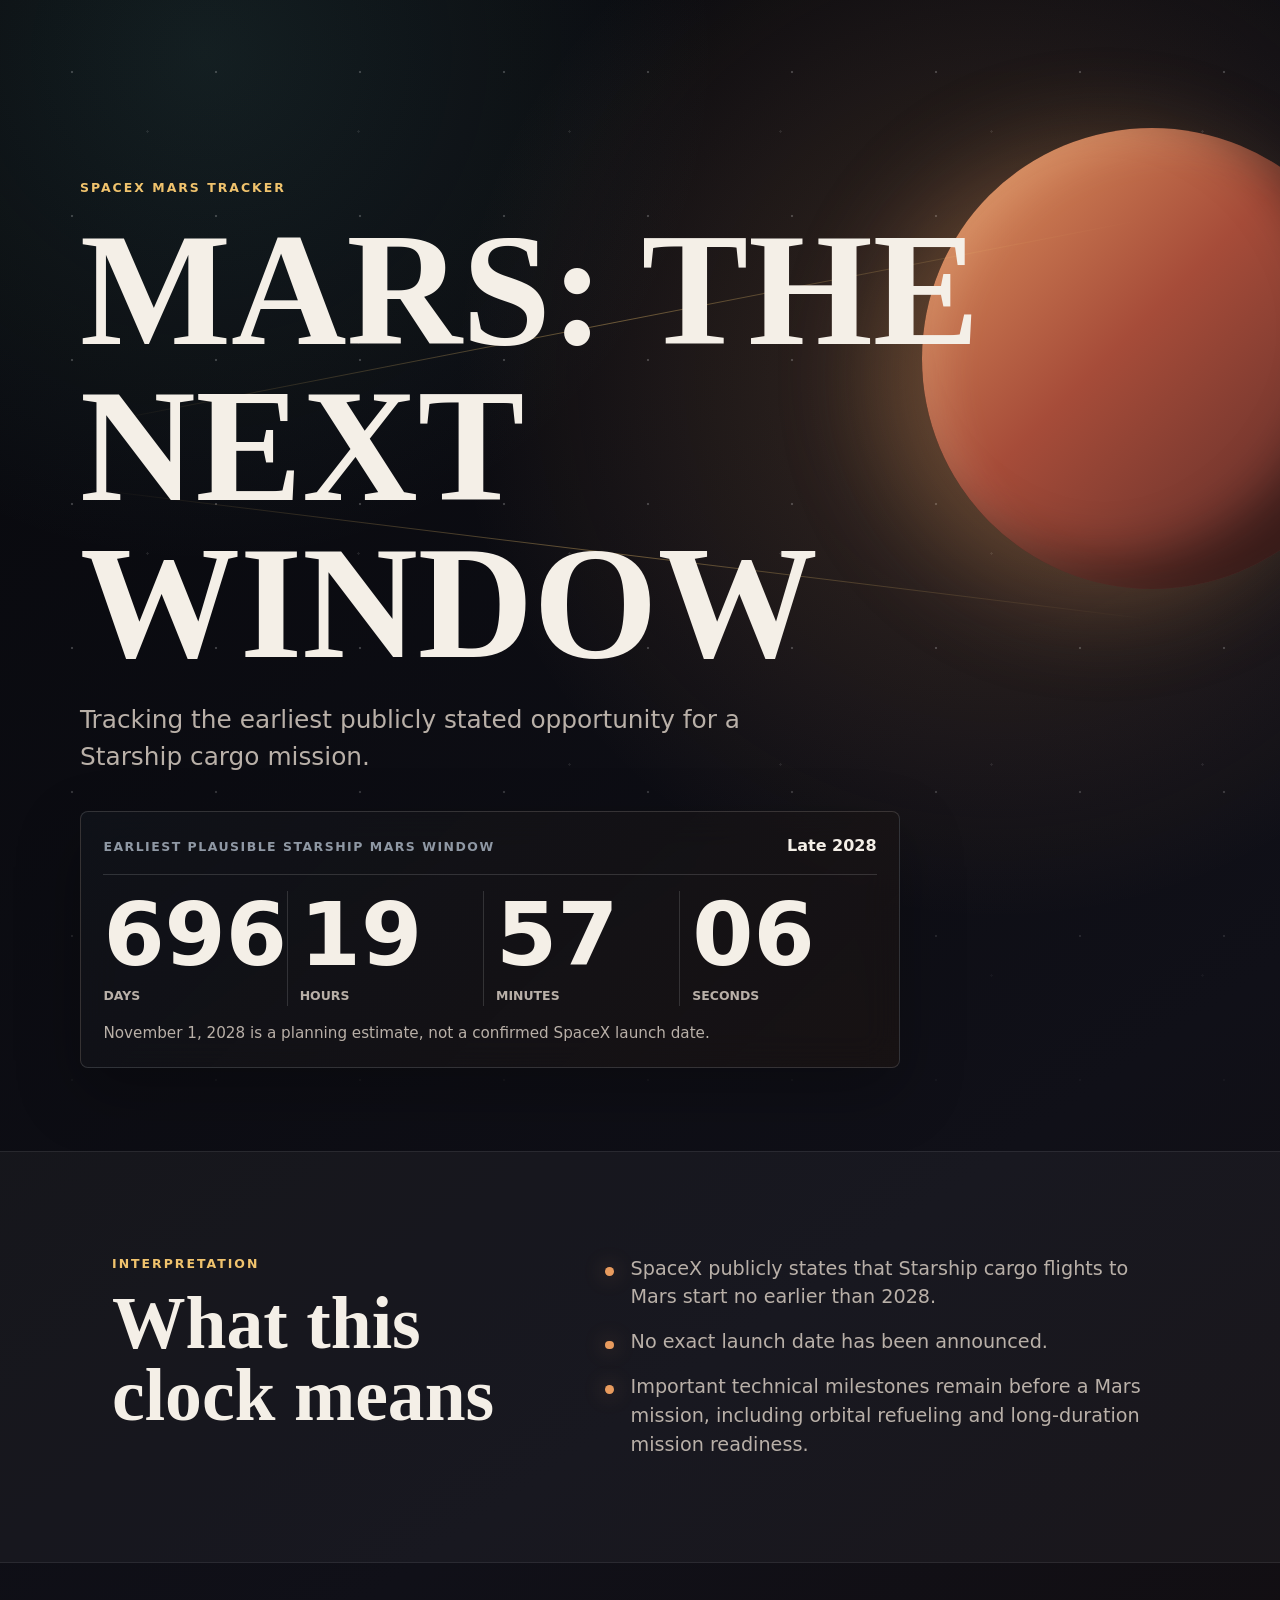
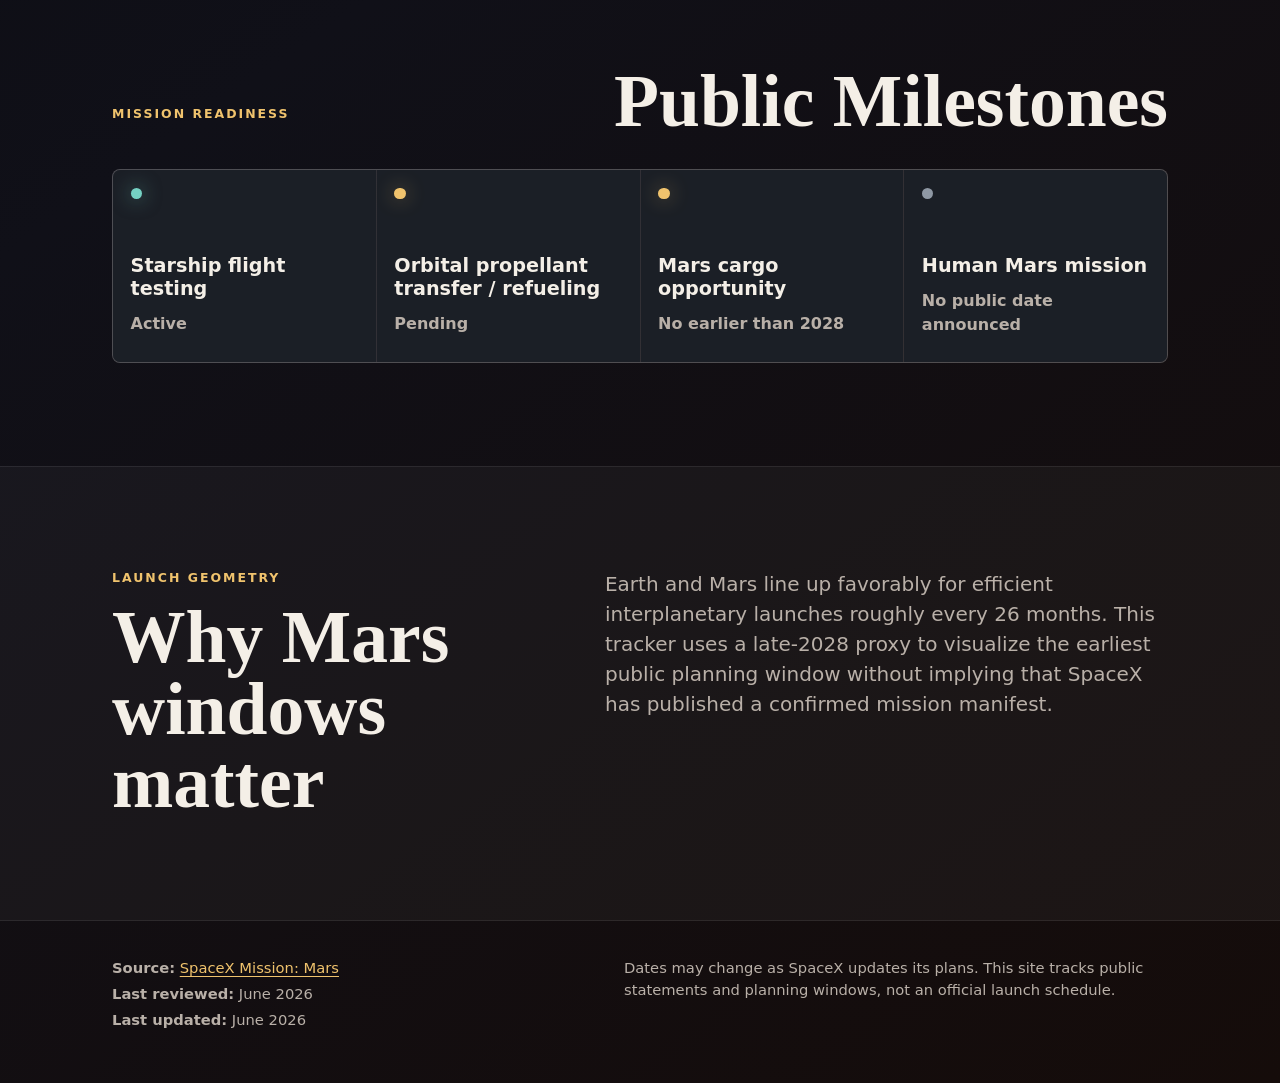
<file: index.html>
<!doctype html>
<html lang="en">
  <head>
    <meta charset="utf-8">
    <meta name="viewport" content="width=device-width, initial-scale=1">
    <title>MARS: THE NEXT WINDOW</title>
    <meta
      name="description"
      content="Tracking the earliest publicly stated opportunity for a Starship cargo mission to Mars, using late 2028 as a planning estimate rather than a confirmed launch date."
    >
    <meta name="theme-color" content="#090b10">
    <meta property="og:type" content="website">
    <meta property="og:title" content="MARS: THE NEXT WINDOW">
    <meta
      property="og:description"
      content="A factual SpaceX Mars mission tracker for the earliest publicly stated Starship cargo opportunity."
    >
    <meta property="og:url" content="https://marscountdown.org/">
    <meta property="og:image" content="https://marscountdown.org/og-image.svg">
    <meta name="twitter:card" content="summary_large_image">
    <meta name="twitter:title" content="MARS: THE NEXT WINDOW">
    <meta
      name="twitter:description"
      content="Tracking the earliest publicly stated opportunity for a Starship cargo mission."
    >
    <meta name="twitter:image" content="https://marscountdown.org/og-image.svg">
    <link rel="icon" href="/favicon.svg" type="image/svg+xml">
    <link rel="stylesheet" href="/styles.css">
    <script src="/app.js" defer></script>
  </head>
  <body>
    <a class="skip-link" href="#main">Skip to content</a>

    <main id="main">
      <section class="hero" aria-labelledby="hero-title">
        <div class="orbital-field" aria-hidden="true">
          <span class="mars-disc"></span>
          <span class="window-line window-line-one"></span>
          <span class="window-line window-line-two"></span>
        </div>

        <div class="hero-content">
          <p class="eyebrow">SpaceX Mars Tracker</p>
          <h1 id="hero-title">MARS: THE NEXT WINDOW</h1>
          <p class="subtitle">Tracking the earliest publicly stated opportunity for a Starship cargo mission.</p>

          <section class="countdown-panel" aria-labelledby="countdown-label">
            <div class="countdown-heading">
              <p id="countdown-label">EARLIEST PLAUSIBLE STARSHIP MARS WINDOW</p>
              <p class="target-display" data-content="targetDisplay">Late 2028</p>
            </div>

            <div class="countdown-grid" aria-live="polite" aria-label="Countdown to late 2028 planning estimate">
              <div>
                <strong data-countdown="days">000</strong>
                <span>Days</span>
              </div>
              <div>
                <strong data-countdown="hours">00</strong>
                <span>Hours</span>
              </div>
              <div>
                <strong data-countdown="minutes">00</strong>
                <span>Minutes</span>
              </div>
              <div>
                <strong data-countdown="seconds">00</strong>
                <span>Seconds</span>
              </div>
            </div>

            <p class="clock-status" data-content="clockStatus">
              November 1, 2028 is a planning estimate, not a confirmed SpaceX launch date.
            </p>
          </section>
        </div>
      </section>

      <section class="section-band" aria-labelledby="meaning-title">
        <div class="section-inner two-column">
          <div>
            <p class="eyebrow">Interpretation</p>
            <h2 id="meaning-title">What this clock means</h2>
          </div>
          <ul class="fact-list" data-list="clockMeaning"></ul>
        </div>
      </section>

      <section class="section-inner readiness" aria-labelledby="readiness-title">
        <div class="section-header">
          <p class="eyebrow">Mission Readiness</p>
          <h2 id="readiness-title">Public Milestones</h2>
        </div>
        <div class="timeline" data-list="missionStatus"></div>
      </section>

      <section class="section-band compact-explainer" aria-labelledby="windows-title">
        <div class="section-inner two-column">
          <div>
            <p class="eyebrow">Launch Geometry</p>
            <h2 id="windows-title">Why Mars windows matter</h2>
          </div>
          <p data-content="windowsExplainer"></p>
        </div>
      </section>
    </main>

    <footer class="site-footer">
      <div>
        <p><strong>Source:</strong> <a href="https://www.spacex.com/humanspaceflight/mars" rel="noopener">SpaceX Mission: Mars</a></p>
        <p><strong>Last reviewed:</strong> <span data-content="lastReviewed">June 2026</span></p>
        <p><strong>Last updated:</strong> <span data-content="lastUpdated">June 2026</span></p>
      </div>
      <p data-content="footerDisclaimer">Dates may change as SpaceX updates its plans.</p>
    </footer>
  </body>
</html>
</file>
<file: styles.css>
:root {
  color-scheme: dark;
  --bg: #07080c;
  --panel: rgba(16, 19, 26, 0.72);
  --panel-strong: rgba(25, 29, 37, 0.9);
  --text: #f4efe7;
  --muted: #b9b0a8;
  --quiet: #8f98a4;
  --line: rgba(255, 255, 255, 0.14);
  --copper: #e89b5e;
  --ember: #c85f42;
  --gold: #f0c36d;
  --teal: #75d1c3;
  --max: 1120px;
  font-family: Inter, ui-sans-serif, system-ui, -apple-system, BlinkMacSystemFont, "Segoe UI", sans-serif;
}

* {
  box-sizing: border-box;
}

html {
  background: var(--bg);
  scroll-behavior: smooth;
}

body {
  min-width: 320px;
  margin: 0;
  color: var(--text);
  background:
    radial-gradient(circle at 78% 14%, rgba(232, 155, 94, 0.2), transparent 34rem),
    radial-gradient(circle at 16% 2%, rgba(117, 209, 195, 0.11), transparent 32rem),
    linear-gradient(145deg, #07080c 0%, #101018 52%, #150c0a 100%);
  line-height: 1.5;
}

a {
  color: var(--gold);
  text-underline-offset: 0.22em;
}

a:focus-visible,
button:focus-visible {
  outline: 3px solid var(--teal);
  outline-offset: 4px;
}

.skip-link {
  position: fixed;
  top: 1rem;
  left: 1rem;
  z-index: 20;
  transform: translateY(-180%);
  border-radius: 4px;
  padding: 0.7rem 0.9rem;
  background: var(--text);
  color: var(--bg);
  font-weight: 700;
}

.skip-link:focus {
  transform: translateY(0);
}

.hero {
  position: relative;
  isolation: isolate;
  min-height: 92svh;
  display: grid;
  align-items: end;
  overflow: hidden;
  padding: clamp(2rem, 4vw, 4rem);
}

.orbital-field {
  position: absolute;
  inset: 0;
  z-index: -1;
  overflow: hidden;
}

.orbital-field::before {
  content: "";
  position: absolute;
  inset: 0;
  background-image:
    radial-gradient(circle, rgba(255, 255, 255, 0.72) 0 1px, transparent 1.6px),
    radial-gradient(circle, rgba(255, 255, 255, 0.32) 0 1px, transparent 1.4px);
  background-position: 0 0, 42px 26px;
  background-size: 144px 144px, 211px 211px;
  mask-image: linear-gradient(to bottom, black 0%, black 62%, transparent 100%);
  opacity: 0.28;
}

.mars-disc {
  position: absolute;
  right: max(-12rem, -8vw);
  top: clamp(4rem, 10vw, 9rem);
  width: clamp(16rem, 36vw, 33rem);
  aspect-ratio: 1;
  border-radius: 50%;
  background:
    radial-gradient(circle at 36% 32%, rgba(255, 221, 154, 0.38), transparent 0 11%, rgba(255, 221, 154, 0) 18%),
    radial-gradient(circle at 64% 68%, rgba(91, 38, 35, 0.44), transparent 0 18%, rgba(91, 38, 35, 0) 30%),
    linear-gradient(135deg, #e59b63 0%, #a64c39 45%, #4b2425 100%);
  box-shadow:
    -3rem 1rem 6rem rgba(232, 155, 94, 0.27),
    inset -3rem -1.8rem 3rem rgba(15, 9, 9, 0.52),
    inset 1.2rem 0.8rem 2.5rem rgba(255, 236, 196, 0.14);
}

.window-line {
  position: absolute;
  left: 6vw;
  right: 10vw;
  height: 1px;
  background: linear-gradient(90deg, transparent, rgba(240, 195, 109, 0.55), transparent);
  transform-origin: center;
  opacity: 0.7;
}

.window-line-one {
  top: 28%;
  transform: rotate(-11deg);
}

.window-line-two {
  top: 48%;
  transform: rotate(7deg);
}

.hero-content,
.section-inner,
.site-footer {
  width: min(100%, var(--max));
  margin-inline: auto;
}

.hero-content {
  padding-block: 8rem 2rem;
}

.eyebrow {
  margin: 0 0 0.85rem;
  color: var(--gold);
  font-size: 0.78rem;
  font-weight: 800;
  letter-spacing: 0.16em;
  text-transform: uppercase;
}

h1,
h2,
h3,
p {
  overflow-wrap: anywhere;
}

h1,
h2,
h3 {
  margin: 0;
  line-height: 0.98;
}

h1 {
  max-width: 9.2em;
  font-family: Georgia, "Times New Roman", serif;
  font-size: clamp(3.8rem, 14vw, 10rem);
  font-weight: 700;
}

.subtitle {
  max-width: 44rem;
  margin: 1.2rem 0 2.2rem;
  color: var(--muted);
  font-size: clamp(1.05rem, 2.5vw, 1.55rem);
}

.countdown-panel {
  max-width: 820px;
  border: 1px solid var(--line);
  border-radius: 8px;
  padding: clamp(1rem, 2.6vw, 1.4rem);
  background: linear-gradient(135deg, rgba(16, 19, 26, 0.82), rgba(28, 20, 18, 0.64));
  box-shadow: 0 1.5rem 4rem rgba(0, 0, 0, 0.28);
  backdrop-filter: blur(18px);
}

.countdown-heading {
  display: flex;
  justify-content: space-between;
  gap: 1rem;
  align-items: baseline;
  border-bottom: 1px solid var(--line);
  padding-bottom: 1rem;
}

.countdown-heading p {
  margin: 0;
}

#countdown-label {
  color: var(--quiet);
  font-size: 0.78rem;
  font-weight: 800;
  letter-spacing: 0.12em;
}

.target-display {
  color: var(--text);
  font-weight: 800;
  white-space: nowrap;
}

.countdown-grid {
  display: grid;
  grid-template-columns: repeat(4, minmax(0, 1fr));
  gap: 0.75rem;
  margin-top: 1rem;
}

.countdown-grid div {
  min-width: 0;
  border-right: 1px solid var(--line);
  padding-right: 0.75rem;
}

.countdown-grid div:last-child {
  border-right: 0;
  padding-right: 0;
}

.countdown-grid strong {
  display: block;
  font-size: clamp(2rem, 8vw, 5.5rem);
  line-height: 1;
  font-variant-numeric: tabular-nums;
  letter-spacing: 0;
}

.countdown-grid span {
  display: block;
  margin-top: 0.5rem;
  color: var(--muted);
  font-size: 0.78rem;
  font-weight: 800;
  text-transform: uppercase;
}

.clock-status {
  margin: 1rem 0 0;
  color: var(--muted);
  font-size: 0.95rem;
}

.section-band {
  border-block: 1px solid rgba(255, 255, 255, 0.08);
  background: rgba(255, 255, 255, 0.035);
}

.section-inner {
  padding: clamp(3.5rem, 8vw, 6.5rem) clamp(1.2rem, 4vw, 2rem);
}

.two-column {
  display: grid;
  grid-template-columns: minmax(0, 0.85fr) minmax(0, 1.15fr);
  gap: clamp(2rem, 6vw, 5rem);
  align-items: start;
}

h2 {
  max-width: 12em;
  font-family: Georgia, "Times New Roman", serif;
  font-size: clamp(2.25rem, 6vw, 4.6rem);
}

.fact-list {
  display: grid;
  gap: 1rem;
  padding: 0;
  margin: 0;
  list-style: none;
  color: var(--muted);
  font-size: clamp(1rem, 2vw, 1.2rem);
}

.fact-list li {
  position: relative;
  padding-left: 1.6rem;
}

.fact-list li::before {
  content: "";
  position: absolute;
  top: 0.65em;
  left: 0;
  width: 0.55rem;
  aspect-ratio: 1;
  border-radius: 50%;
  background: var(--copper);
  box-shadow: 0 0 1.3rem rgba(232, 155, 94, 0.45);
}

.section-header {
  display: flex;
  justify-content: space-between;
  gap: 1.5rem;
  align-items: end;
  margin-bottom: 2rem;
}

.timeline {
  display: grid;
  grid-template-columns: repeat(4, minmax(0, 1fr));
  gap: 1px;
  overflow: hidden;
  border: 1px solid var(--line);
  border-radius: 8px;
  background: var(--line);
}

.timeline-item {
  position: relative;
  min-height: 12rem;
  padding: 1.1rem;
  background: var(--panel-strong);
}

.status-dot {
  display: block;
  width: 0.72rem;
  aspect-ratio: 1;
  border-radius: 50%;
  margin-bottom: 3.4rem;
  background: var(--quiet);
}

.timeline-item[data-tone="active"] .status-dot {
  background: var(--teal);
  box-shadow: 0 0 1.2rem rgba(117, 209, 195, 0.6);
}

.timeline-item[data-tone="pending"] .status-dot,
.timeline-item[data-tone="watch"] .status-dot {
  background: var(--gold);
  box-shadow: 0 0 1.2rem rgba(240, 195, 109, 0.44);
}

.timeline-item h3 {
  font-size: clamp(1rem, 2vw, 1.2rem);
  line-height: 1.2;
}

.timeline-item p {
  margin: 0.75rem 0 0;
  color: var(--muted);
  font-weight: 700;
}

.compact-explainer p[data-content] {
  margin: 0;
  color: var(--muted);
  font-size: clamp(1rem, 2vw, 1.25rem);
}

.site-footer {
  display: flex;
  justify-content: space-between;
  gap: 1.5rem;
  padding: 2rem clamp(1.2rem, 4vw, 2rem) 3rem;
  color: var(--muted);
  font-size: 0.92rem;
}

.site-footer p {
  margin: 0.25rem 0;
}

.site-footer > p {
  max-width: 34rem;
}

@media (prefers-reduced-motion: no-preference) {
  .mars-disc {
    animation: drift 18s ease-in-out infinite alternate;
  }

  .window-line-one {
    animation: pulse-line 7s ease-in-out infinite alternate;
  }

  .window-line-two {
    animation: pulse-line 8s ease-in-out 1s infinite alternate;
  }
}

@keyframes drift {
  from {
    transform: translate3d(0, 0, 0) scale(1);
  }

  to {
    transform: translate3d(-1.2rem, 0.8rem, 0) scale(1.02);
  }
}

@keyframes pulse-line {
  from {
    opacity: 0.34;
  }

  to {
    opacity: 0.82;
  }
}

@media (max-width: 820px) {
  .hero {
    min-height: auto;
    padding: 1rem;
  }

  .hero-content {
    padding-block: 14rem 1rem;
  }

  .mars-disc {
    right: -8rem;
    top: 2rem;
  }

  .countdown-heading,
  .section-header,
  .site-footer {
    display: block;
  }

  .target-display {
    margin-top: 0.4rem;
  }

  .two-column {
    grid-template-columns: 1fr;
  }

  .timeline {
    grid-template-columns: 1fr 1fr;
  }

  .site-footer > p {
    margin-top: 1rem;
  }
}

@media (max-width: 560px) {
  .countdown-grid {
    grid-template-columns: repeat(2, minmax(0, 1fr));
  }

  .countdown-grid div:nth-child(2) {
    border-right: 0;
    padding-right: 0;
  }

  .countdown-grid div:nth-child(n + 3) {
    border-top: 1px solid var(--line);
    padding-top: 0.75rem;
  }

  .timeline {
    grid-template-columns: 1fr;
  }

  .timeline-item {
    min-height: 10rem;
  }

  .status-dot {
    margin-bottom: 2rem;
  }
}
</file>
